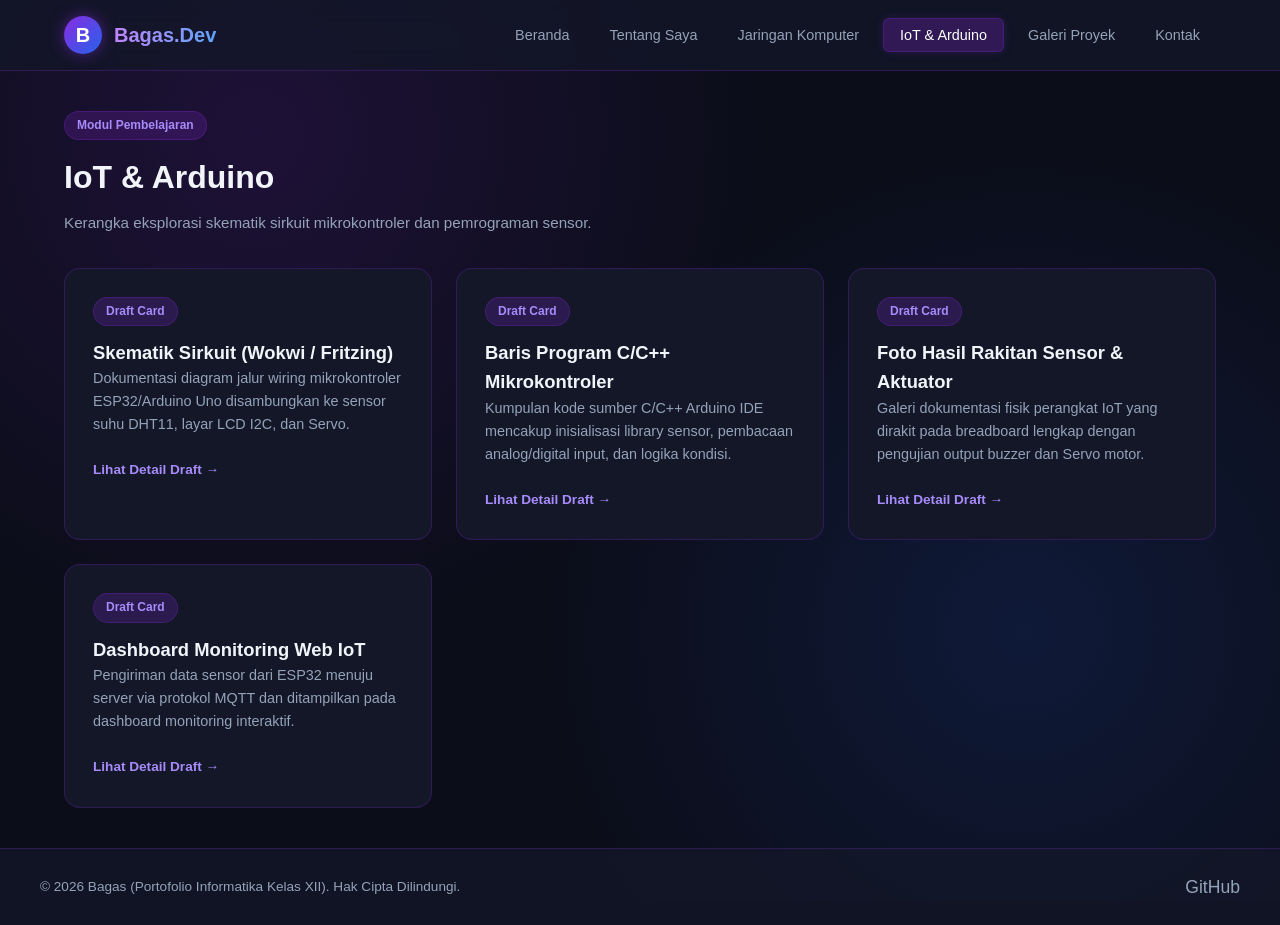
<file: iot-arduino.html>
<!DOCTYPE html>
<html lang="id">
<head>
    <meta charset="UTF-8">
    <meta name="viewport" content="width=device-width, initial-scale=1.0">
    <title>Portofolio Bagas - IoT & Arduino</title>
    <link rel="stylesheet" href="style.css">
</head>
<body>

    <header class="site-header">
        <nav class="navbar">
            <a href="../index.html" class="brand">
                <div class="brand-logo">B</div>
                <span class="gradient-text">Bagas.Dev</span>
            </a>
            <ul class="nav-menu">
                <li><a href="../index.html" class="nav-link">Beranda</a></li>
                <li><a href="tentang.html" class="nav-link">Tentang Saya</a></li>
                <li><a href="jaringan.html" class="nav-link">Jaringan Komputer</a></li>
                <li><a href="iot-arduino.html" class="nav-link active">IoT & Arduino</a></li>
                <li><a href="karya-proyek.html" class="nav-link">Galeri Proyek</a></li>
                <li><a href="kontak.html" class="nav-link">Kontak</a></li>
            </ul>
        </nav>
    </header>

    <main class="container">
        <div class="page-title-section">
            <span class="badge">Modul Pembelajaran</span>
            <h1 class="page-title">IoT & Arduino</h1>
            <p class="page-subtitle">Kerangka eksplorasi skematik sirkuit mikrokontroler dan pemrograman sensor.</p>
        </div>

        <div class="cards-grid">
            <div class="glass-card">
                <div class="card-header-flex">
                    <span class="badge" style="margin-bottom:0;">Draft Card</span>
                </div>
                <h3 class="card-title">Skematik Sirkuit (Wokwi / Fritzing)</h3>
                <p class="card-desc">Dokumentasi diagram jalur wiring mikrokontroler ESP32/Arduino Uno disambungkan ke sensor suhu DHT11, layar LCD I2C, dan Servo.</p>
                <a href="#" class="card-link">Lihat Detail Draft &rarr;</a>
            </div>

            <div class="glass-card">
                <div class="card-header-flex">
                    <span class="badge" style="margin-bottom:0;">Draft Card</span>
                </div>
                <h3 class="card-title">Baris Program C/C++ Mikrokontroler</h3>
                <p class="card-desc">Kumpulan kode sumber C/C++ Arduino IDE mencakup inisialisasi library sensor, pembacaan analog/digital input, dan logika kondisi.</p>
                <a href="#" class="card-link">Lihat Detail Draft &rarr;</a>
            </div>

            <div class="glass-card">
                <div class="card-header-flex">
                    <span class="badge" style="margin-bottom:0;">Draft Card</span>
                </div>
                <h3 class="card-title">Foto Hasil Rakitan Sensor & Aktuator</h3>
                <p class="card-desc">Galeri dokumentasi fisik perangkat IoT yang dirakit pada breadboard lengkap dengan pengujian output buzzer dan Servo motor.</p>
                <a href="#" class="card-link">Lihat Detail Draft &rarr;</a>
            </div>

            <div class="glass-card">
                <div class="card-header-flex">
                    <span class="badge" style="margin-bottom:0;">Draft Card</span>
                </div>
                <h3 class="card-title">Dashboard Monitoring Web IoT</h3>
                <p class="card-desc">Pengiriman data sensor dari ESP32 menuju server via protokol MQTT dan ditampilkan pada dashboard monitoring interaktif.</p>
                <a href="#" class="card-link">Lihat Detail Draft &rarr;</a>
            </div>
        </div>
    </main>

    <footer class="site-footer">
        <div class="footer-container">
            <p class="footer-text">&copy; 2026 Bagas (Portofolio Informatika Kelas XII). Hak Cipta Dilindungi.</p>
            <div class="social-links">
                <a href="https://github.com" target="_blank" rel="noopener noreferrer" class="social-icon">GitHub</a>
            </div>
        </div>
    </footer>

</body>
</html>
</file>
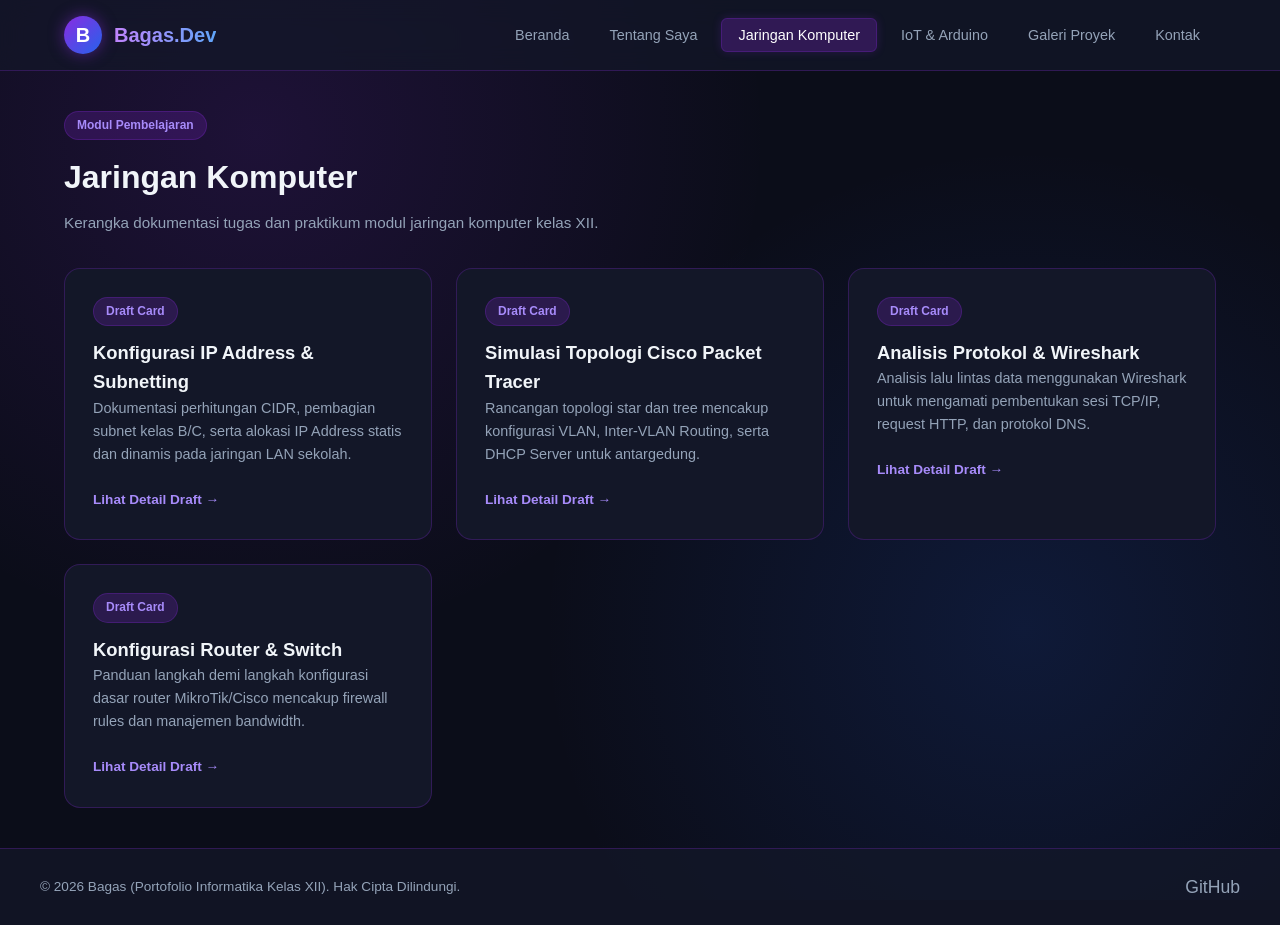
<file: jaringan.html>
<!DOCTYPE html>
<html lang="id">
<head>
    <meta charset="UTF-8">
    <meta name="viewport" content="width=device-width, initial-scale=1.0">
    <title>Portofolio Bagas - Jaringan Komputer</title>
    <link rel="stylesheet" href="style.css">
</head>
<body>

    <header class="site-header">
        <nav class="navbar">
            <a href="../index.html" class="brand">
                <div class="brand-logo">B</div>
                <span class="gradient-text">Bagas.Dev</span>
            </a>
            <ul class="nav-menu">
                <li><a href="../index.html" class="nav-link">Beranda</a></li>
                <li><a href="tentang.html" class="nav-link">Tentang Saya</a></li>
                <li><a href="jaringan.html" class="nav-link active">Jaringan Komputer</a></li>
                <li><a href="iot-arduino.html" class="nav-link">IoT & Arduino</a></li>
                <li><a href="karya-proyek.html" class="nav-link">Galeri Proyek</a></li>
                <li><a href="kontak.html" class="nav-link">Kontak</a></li>
            </ul>
        </nav>
    </header>

    <main class="container">
        <div class="page-title-section">
            <span class="badge">Modul Pembelajaran</span>
            <h1 class="page-title">Jaringan Komputer</h1>
            <p class="page-subtitle">Kerangka dokumentasi tugas dan praktikum modul jaringan komputer kelas XII.</p>
        </div>

        <div class="cards-grid">
            <div class="glass-card">
                <div class="card-header-flex">
                    <span class="badge" style="margin-bottom:0;">Draft Card</span>
                </div>
                <h3 class="card-title">Konfigurasi IP Address & Subnetting</h3>
                <p class="card-desc">Dokumentasi perhitungan CIDR, pembagian subnet kelas B/C, serta alokasi IP Address statis dan dinamis pada jaringan LAN sekolah.</p>
                <a href="#" class="card-link">Lihat Detail Draft &rarr;</a>
            </div>

            <div class="glass-card">
                <div class="card-header-flex">
                    <span class="badge" style="margin-bottom:0;">Draft Card</span>
                </div>
                <h3 class="card-title">Simulasi Topologi Cisco Packet Tracer</h3>
                <p class="card-desc">Rancangan topologi star dan tree mencakup konfigurasi VLAN, Inter-VLAN Routing, serta DHCP Server untuk antargedung.</p>
                <a href="#" class="card-link">Lihat Detail Draft &rarr;</a>
            </div>

            <div class="glass-card">
                <div class="card-header-flex">
                    <span class="badge" style="margin-bottom:0;">Draft Card</span>
                </div>
                <h3 class="card-title">Analisis Protokol & Wireshark</h3>
                <p class="card-desc">Analisis lalu lintas data menggunakan Wireshark untuk mengamati pembentukan sesi TCP/IP, request HTTP, dan protokol DNS.</p>
                <a href="#" class="card-link">Lihat Detail Draft &rarr;</a>
            </div>

            <div class="glass-card">
                <div class="card-header-flex">
                    <span class="badge" style="margin-bottom:0;">Draft Card</span>
                </div>
                <h3 class="card-title">Konfigurasi Router & Switch</h3>
                <p class="card-desc">Panduan langkah demi langkah konfigurasi dasar router MikroTik/Cisco mencakup firewall rules dan manajemen bandwidth.</p>
                <a href="#" class="card-link">Lihat Detail Draft &rarr;</a>
            </div>
        </div>
    </main>

    <footer class="site-footer">
        <div class="footer-container">
            <p class="footer-text">&copy; 2026 Bagas (Portofolio Informatika Kelas XII). Hak Cipta Dilindungi.</p>
            <div class="social-links">
                <a href="https://github.com" target="_blank" rel="noopener noreferrer" class="social-icon">GitHub</a>
            </div>
        </div>
    </footer>

</body>
</html>
</file>
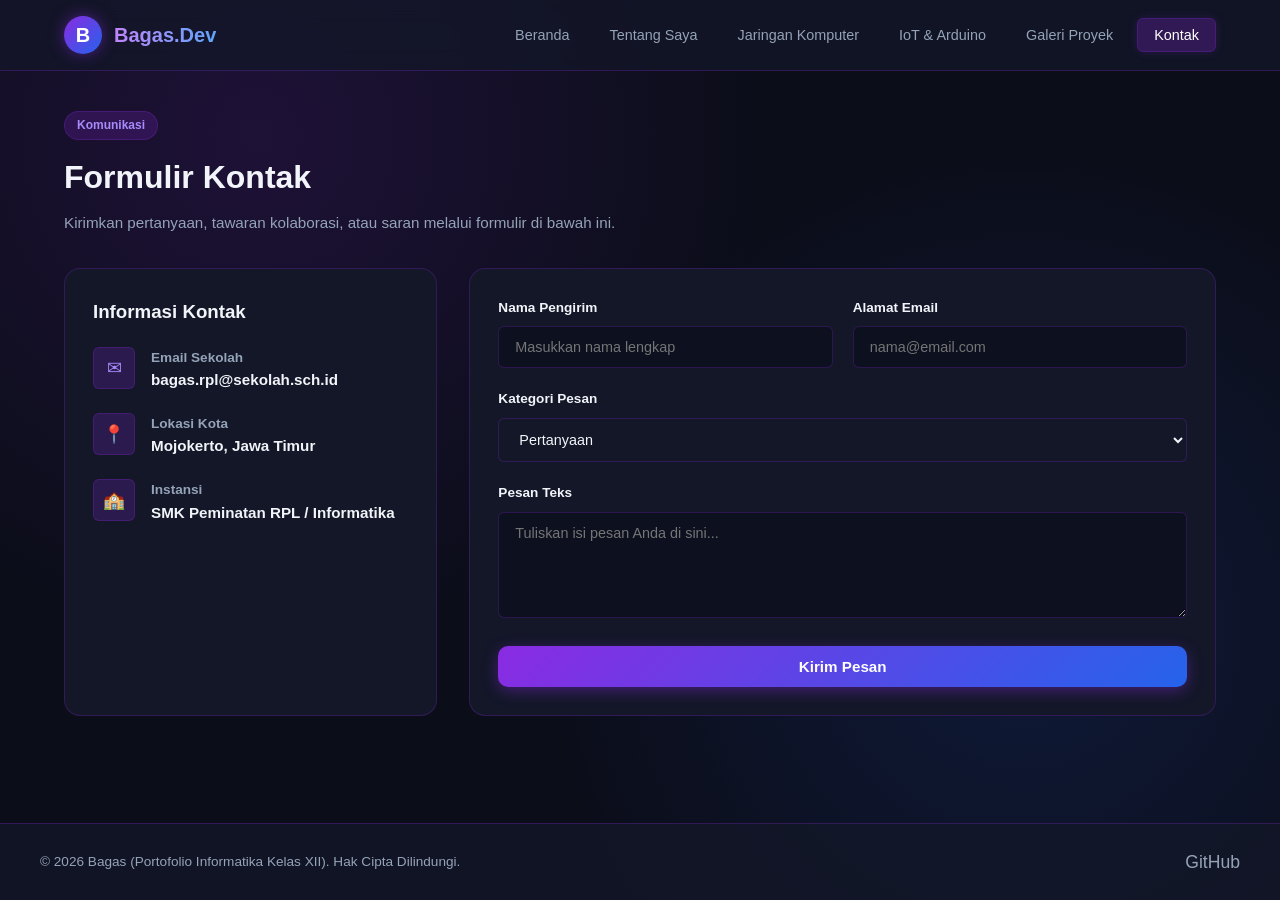
<file: kontak.html>
<!DOCTYPE html>
<html lang="id">
<head>
    <meta charset="UTF-8">
    <meta name="viewport" content="width=device-width, initial-scale=1.0">
    <title>Portofolio Bagas - Kontak</title>
    <link rel="stylesheet" href="style.css">
</head>
<body>

    <header class="site-header">
        <nav class="navbar">
            <a href="../index.html" class="brand">
                <div class="brand-logo">B</div>
                <span class="gradient-text">Bagas.Dev</span>
            </a>
            <ul class="nav-menu">
                <li><a href="../index.html" class="nav-link">Beranda</a></li>
                <li><a href="tentang.html" class="nav-link">Tentang Saya</a></li>
                <li><a href="jaringan.html" class="nav-link">Jaringan Komputer</a></li>
                <li><a href="iot-arduino.html" class="nav-link">IoT & Arduino</a></li>
                <li><a href="karya-proyek.html" class="nav-link">Galeri Proyek</a></li>
                <li><a href="kontak.html" class="nav-link active">Kontak</a></li>
            </ul>
        </nav>
    </header>

    <main class="container">
        <div class="page-title-section">
            <span class="badge">Komunikasi</span>
            <h1 class="page-title">Formulir Kontak</h1>
            <p class="page-subtitle">Kirimkan pertanyaan, tawaran kolaborasi, atau saran melalui formulir di bawah ini.</p>
        </div>

        <div class="contact-grid">
            <div class="glass-card">
                <h3 style="margin-bottom: 20px;">Informasi Kontak</h3>
                
                <div class="contact-info-item">
                    <div class="contact-icon">✉</div>
                    <div class="contact-detail">
                        <h4>Email Sekolah</h4>
                        <p>bagas.rpl@sekolah.sch.id</p>
                    </div>
                </div>

                <div class="contact-info-item">
                    <div class="contact-icon">📍</div>
                    <div class="contact-detail">
                        <h4>Lokasi Kota</h4>
                        <p>Mojokerto, Jawa Timur</p>
                    </div>
                </div>

                <div class="contact-info-item">
                    <div class="contact-icon">🏫</div>
                    <div class="contact-detail">
                        <h4>Instansi</h4>
                        <p>SMK Peminatan RPL / Informatika</p>
                    </div>
                </div>
            </div>

            <div class="glass-card">
                <form action="#" method="POST">
                    <div class="form-row">
                        <div class="form-group">
                            <label for="nama" class="form-label">Nama Pengirim</label>
                            <input type="text" id="nama" name="nama" class="form-control" placeholder="Masukkan nama lengkap" required>
                        </div>
                        <div class="form-group">
                            <label for="email" class="form-label">Alamat Email</label>
                            <input type="email" id="email" name="email" class="form-control" placeholder="nama@email.com" required>
                        </div>
                    </div>

                    <div class="form-group">
                        <label for="kategori" class="form-label">Kategori Pesan</label>
                        <select id="kategori" name="kategori" class="form-control" required>
                            <option value="Pertanyaan">Pertanyaan</option>
                            <option value="Kolaborasi">Kolaborasi</option>
                            <option value="Saran">Saran</option>
                        </select>
                    </div>

                    <div class="form-group">
                        <label for="pesan" class="form-label">Pesan Teks</label>
                        <textarea id="pesan" name="pesan" rows="5" class="form-control" placeholder="Tuliskan isi pesan Anda di sini..." required></textarea>
                    </div>

                    <button type="submit" class="btn btn-primary" style="width: 100%;">Kirim Pesan</button>
                </form>
            </div>
        </div>
    </main>

    <footer class="site-footer">
        <div class="footer-container">
            <p class="footer-text">&copy; 2026 Bagas (Portofolio Informatika Kelas XII). Hak Cipta Dilindungi.</p>
            <div class="social-links">
                <a href="https://github.com" target="_blank" rel="noopener noreferrer" class="social-icon">GitHub</a>
            </div>
        </div>
    </footer>

</body>
</html>
</file>
<file: style.css>
/* =========================================================
   STYLE.CSS - GALAXY DARK THEME
   Portofolio Bagas - Kelas XII RPL / Informatika
   ========================================================= */

/* Reset & CSS Variables */
:root {
    --bg-dark: #0b0d19;
    --bg-card: #131728;
    --bg-card-hover: #1c223a;
    --bg-glass: rgba(19, 23, 40, 0.75);
    --border-color: rgba(138, 43, 226, 0.25);
    --border-glow: rgba(167, 139, 250, 0.5);
    
    --primary: #8a2be2;
    --primary-light: #a78bfa;
    --secondary: #2563eb;
    --secondary-light: #60a5fa;
    --accent-pink: #ec4899;
    
    --text-main: #f1f5f9;
    --text-muted: #94a3b8;
    --text-dim: #64748b;
    
    --gradient-galaxy: linear-gradient(135deg, #0b0d19 0%, #171b30 50%, #0b0d19 100%);
    --gradient-primary: linear-gradient(135deg, #8a2be2 0%, #2563eb 100%);
    --gradient-text: linear-gradient(90deg, #c084fc 0%, #60a5fa 100%);
    
    --font-family: 'Segoe UI', Roboto, Helvetica, Arial, sans-serif;
    --radius-lg: 16px;
    --radius-md: 10px;
    --radius-sm: 6px;
    --shadow-galaxy: 0 10px 30px -10px rgba(138, 43, 226, 0.3);
}

* {
    margin: 0;
    padding: 0;
    box-sizing: border-box;
}

body {
    font-family: var(--font-family);
    background: var(--bg-dark);
    background-image: 
        radial-gradient(circle at 20% 15%, rgba(138, 43, 226, 0.15) 0%, transparent 40%),
        radial-gradient(circle at 80% 70%, rgba(37, 99, 235, 0.15) 0%, transparent 40%);
    background-attachment: fixed;
    color: var(--text-main);
    line-height: 1.6;
    min-height: 100vh;
    display: flex;
    flex-direction: column;
}

/* Typography & Utilities */
a {
    color: var(--primary-light);
    text-decoration: none;
    transition: color 0.3s ease;
}

a:hover {
    color: var(--secondary-light);
}

.gradient-text {
    background: var(--gradient-text);
    -webkit-background-clip: text;
    -webkit-text-fill-color: transparent;
}

.badge {
    display: inline-block;
    padding: 4px 12px;
    font-size: 0.75rem;
    font-weight: 600;
    border-radius: 20px;
    background: rgba(138, 43, 226, 0.2);
    border: 1px solid var(--border-color);
    color: var(--primary-light);
    margin-bottom: 12px;
}

/* Header & Navbar */
.site-header {
    position: sticky;
    top: 0;
    z-index: 1000;
    background: var(--bg-glass);
    backdrop-filter: blur(12px);
    -webkit-backdrop-filter: blur(12px);
    border-bottom: 1px solid var(--border-color);
}

.navbar {
    max-width: 1200px;
    margin: 0 auto;
    padding: 16px 24px;
    display: flex;
    align-items: center;
    justify-content: space-between;
}

.brand {
    display: flex;
    align-items: center;
    gap: 12px;
    font-size: 1.25rem;
    font-weight: 700;
    color: var(--text-main);
}

.brand-logo {
    width: 38px;
    height: 38px;
    border-radius: 50%;
    background: var(--gradient-primary);
    display: flex;
    align-items: center;
    justify-content: center;
    color: #fff;
    font-weight: 800;
    box-shadow: 0 0 15px rgba(138, 43, 226, 0.5);
}

.nav-menu {
    display: flex;
    list-style: none;
    gap: 8px;
}

.nav-link {
    padding: 8px 16px;
    border-radius: var(--radius-sm);
    font-size: 0.9rem;
    font-weight: 500;
    color: var(--text-muted);
    transition: all 0.3s ease;
}

.nav-link:hover, .nav-link.active {
    color: #fff;
    background: rgba(138, 43, 226, 0.25);
    border: 1px solid var(--border-color);
    box-shadow: 0 0 10px rgba(138, 43, 226, 0.2);
}

/* Main Container */
.container {
    max-width: 1200px;
    margin: 0 auto;
    padding: 40px 24px;
    width: 100%;
    flex: 1;
}

/* Page Header */
.page-title-section {
    margin-bottom: 32px;
}

.page-title {
    font-size: 2rem;
    font-weight: 800;
    margin-bottom: 8px;
}

.page-subtitle {
    color: var(--text-muted);
    font-size: 0.95rem;
}

/* Cards & Glass Panel */
.glass-card {
    background: var(--bg-card);
    border: 1px solid var(--border-color);
    border-radius: var(--radius-lg);
    padding: 28px;
    transition: transform 0.3s ease, border-color 0.3s ease, box-shadow 0.3s ease;
}

.glass-card:hover {
    border-color: var(--border-glow);
    box-shadow: var(--shadow-galaxy);
}

/* Hero Section (index.html) */
.hero-grid {
    display: grid;
    grid-template-columns: 1fr 300px;
    gap: 40px;
    align-items: center;
    background: var(--bg-card);
    border: 1px solid var(--border-color);
    border-radius: var(--radius-lg);
    padding: 48px;
    margin-bottom: 48px;
    position: relative;
    overflow: hidden;
}

.hero-content h1 {
    font-size: 2.75rem;
    font-weight: 800;
    line-height: 1.2;
    margin-bottom: 16px;
}

.hero-content p {
    color: var(--text-muted);
    font-size: 1.1rem;
    margin-bottom: 28px;
    max-width: 600px;
}

.cta-group {
    display: flex;
    gap: 16px;
    flex-wrap: wrap;
}

.btn {
    display: inline-flex;
    align-items: center;
    justify-content: center;
    padding: 12px 24px;
    border-radius: var(--radius-md);
    font-size: 0.95rem;
    font-weight: 600;
    cursor: pointer;
    border: none;
    transition: all 0.3s ease;
}

.btn-primary {
    background: var(--gradient-primary);
    color: #fff;
    box-shadow: 0 4px 15px rgba(138, 43, 226, 0.4);
}

.btn-primary:hover {
    transform: translateY(-2px);
    box-shadow: 0 6px 20px rgba(138, 43, 226, 0.6);
    color: #fff;
}

.btn-secondary {
    background: rgba(255, 255, 255, 0.05);
    border: 1px solid var(--border-color);
    color: var(--text-main);
}

.btn-secondary:hover {
    background: rgba(138, 43, 226, 0.2);
    border-color: var(--primary-light);
    color: #fff;
}

.hero-avatar {
    text-align: center;
}

.profile-img-container {
    width: 240px;
    height: 240px;
    margin: 0 auto;
    border-radius: var(--radius-lg);
    padding: 4px;
    background: var(--gradient-primary);
    box-shadow: 0 0 25px rgba(138, 43, 226, 0.4);
}

.profile-img {
    width: 100%;
    height: 100%;
    object-fit: cover;
    border-radius: calc(var(--radius-lg) - 4px);
    background: #171b30;
}

/* Skills Summary Grid */
.section-title {
    font-size: 1.5rem;
    font-weight: 700;
    margin-bottom: 24px;
    text-align: center;
}

.skills-grid {
    display: grid;
    grid-template-columns: repeat(auto-fit, minmax(200px, 1fr));
    gap: 20px;
}

.skill-card {
    background: var(--bg-card);
    border: 1px solid var(--border-color);
    border-radius: var(--radius-md);
    padding: 24px;
    text-align: center;
    transition: all 0.3s ease;
}

.skill-card:hover {
    transform: translateY(-4px);
    border-color: var(--primary-light);
    box-shadow: 0 8px 20px rgba(138, 43, 226, 0.25);
}

.skill-icon {
    font-size: 2rem;
    color: var(--primary-light);
    margin-bottom: 12px;
}

.skill-card h3 {
    font-size: 1rem;
    margin-bottom: 4px;
}

.skill-card p {
    font-size: 0.8rem;
    color: var(--text-muted);
}

/* Table Styles (tentang.html) */
.biodata-grid {
    display: grid;
    grid-template-columns: 1fr 2fr;
    gap: 32px;
}

.table-custom {
    width: 100%;
    border-collapse: separate;
    border-spacing: 0;
    margin-top: 12px;
}

.table-custom th, .table-custom td {
    padding: 14px 16px;
    text-align: left;
    border-bottom: 1px solid rgba(255, 255, 255, 0.08);
    font-size: 0.9rem;
}

.table-custom th {
    color: var(--text-muted);
    font-weight: 500;
    width: 35%;
}

.table-custom td {
    color: var(--text-main);
    font-weight: 600;
}

/* Gallery Grid (tentang.html) */
.gallery-grid {
    display: grid;
    grid-template-columns: repeat(auto-fill, minmax(240px, 1fr));
    gap: 20px;
    margin-top: 20px;
}

.gallery-item {
    background: var(--bg-card);
    border: 1px solid var(--border-color);
    border-radius: var(--radius-md);
    overflow: hidden;
    transition: all 0.3s ease;
}

.gallery-item:hover {
    transform: translateY(-4px);
    border-color: var(--primary-light);
}

.gallery-img {
    width: 100%;
    height: 160px;
    object-fit: cover;
    background: #171b30;
}

.gallery-caption {
    padding: 12px 16px;
}

.gallery-caption h4 {
    font-size: 0.9rem;
    color: var(--primary-light);
    margin-bottom: 2px;
}

.gallery-caption p {
    font-size: 0.75rem;
    color: var(--text-muted);
}

/* Cards Grid for Modules (jaringan, iot, karya-proyek) */
.cards-grid {
    display: grid;
    grid-template-columns: repeat(auto-fit, minmax(300px, 1fr));
    gap: 24px;
}

.card-header-flex {
    display: flex;
    justify-content: space-between;
    align-items: center;
    margin-bottom: 12px;
}

.card-title {
    font-size: 1.15rem;
    font-weight: 700;
    color: var(--text-main);
}

.card-desc {
    font-size: 0.9rem;
    color: var(--text-muted);
    margin-bottom: 20px;
    line-height: 1.6;
}

.project-img {
    width: 100%;
    height: 180px;
    object-fit: cover;
    border-radius: var(--radius-sm);
    margin-bottom: 16px;
    background: #171b30;
}

.card-link {
    font-size: 0.85rem;
    font-weight: 600;
    color: var(--primary-light);
    display: inline-flex;
    align-items: center;
    gap: 6px;
}

.card-link:hover {
    color: var(--secondary-light);
}

/* Contact Form (kontak.html) */
.contact-grid {
    display: grid;
    grid-template-columns: 1fr 2fr;
    gap: 32px;
}

.contact-info-item {
    display: flex;
    gap: 16px;
    margin-bottom: 20px;
    align-items: flex-start;
}

.contact-icon {
    width: 42px;
    height: 42px;
    border-radius: var(--radius-sm);
    background: rgba(138, 43, 226, 0.2);
    border: 1px solid var(--border-color);
    display: flex;
    align-items: center;
    justify-content: center;
    color: var(--primary-light);
    font-size: 1.1rem;
    flex-shrink: 0;
}

.contact-detail h4 {
    font-size: 0.85rem;
    color: var(--text-muted);
}

.contact-detail p {
    font-size: 0.95rem;
    font-weight: 600;
    color: var(--text-main);
}

.form-group {
    margin-bottom: 20px;
}

.form-row {
    display: grid;
    grid-template-columns: 1fr 1fr;
    gap: 20px;
}

.form-label {
    display: block;
    font-size: 0.85rem;
    font-weight: 600;
    color: var(--text-main);
    margin-bottom: 8px;
}

.form-control {
    width: 100%;
    padding: 12px 16px;
    border-radius: var(--radius-sm);
    background: rgba(11, 13, 25, 0.6);
    border: 1px solid var(--border-color);
    color: var(--text-main);
    font-family: inherit;
    font-size: 0.9rem;
    transition: all 0.3s ease;
}

.form-control:focus {
    outline: none;
    border-color: var(--primary-light);
    box-shadow: 0 0 10px rgba(138, 43, 226, 0.3);
}

select.form-control {
    background-color: var(--bg-card);
}

/* Footer */
.site-footer {
    background: var(--bg-glass);
    border-top: 1px solid var(--border-color);
    padding: 24px;
    margin-top: auto;
}

.footer-container {
    max-width: 1200px;
    margin: 0 auto;
    display: flex;
    justify-content: space-between;
    align-items: center;
    flex-wrap: wrap;
    gap: 16px;
}

.footer-text {
    font-size: 0.85rem;
    color: var(--text-muted);
}

.social-links {
    display: flex;
    gap: 16px;
}

.social-icon {
    font-size: 1.1rem;
    color: var(--text-muted);
    transition: color 0.3s ease;
}

.social-icon:hover {
    color: var(--primary-light);
}

/* Responsive Breakpoints */
@media (max-width: 900px) {
    .hero-grid {
        grid-template-columns: 1fr;
        text-align: center;
        padding: 32px 24px;
    }

    .hero-content p {
        margin-left: auto;
        margin-right: auto;
    }

    .cta-group {
        justify-content: center;
    }

    .biodata-grid, .contact-grid {
        grid-template-columns: 1fr;
    }

    .form-row {
        grid-template-columns: 1fr;
    }
}

@media (max-width: 650px) {
    .navbar {
        flex-direction: column;
        gap: 16px;
    }

    .nav-menu {
        flex-wrap: wrap;
        justify-content: center;
    }

    .hero-content h1 {
        font-size: 2rem;
    }

    .footer-container {
        flex-direction: column;
        text-align: center;
    }
}
</file>
